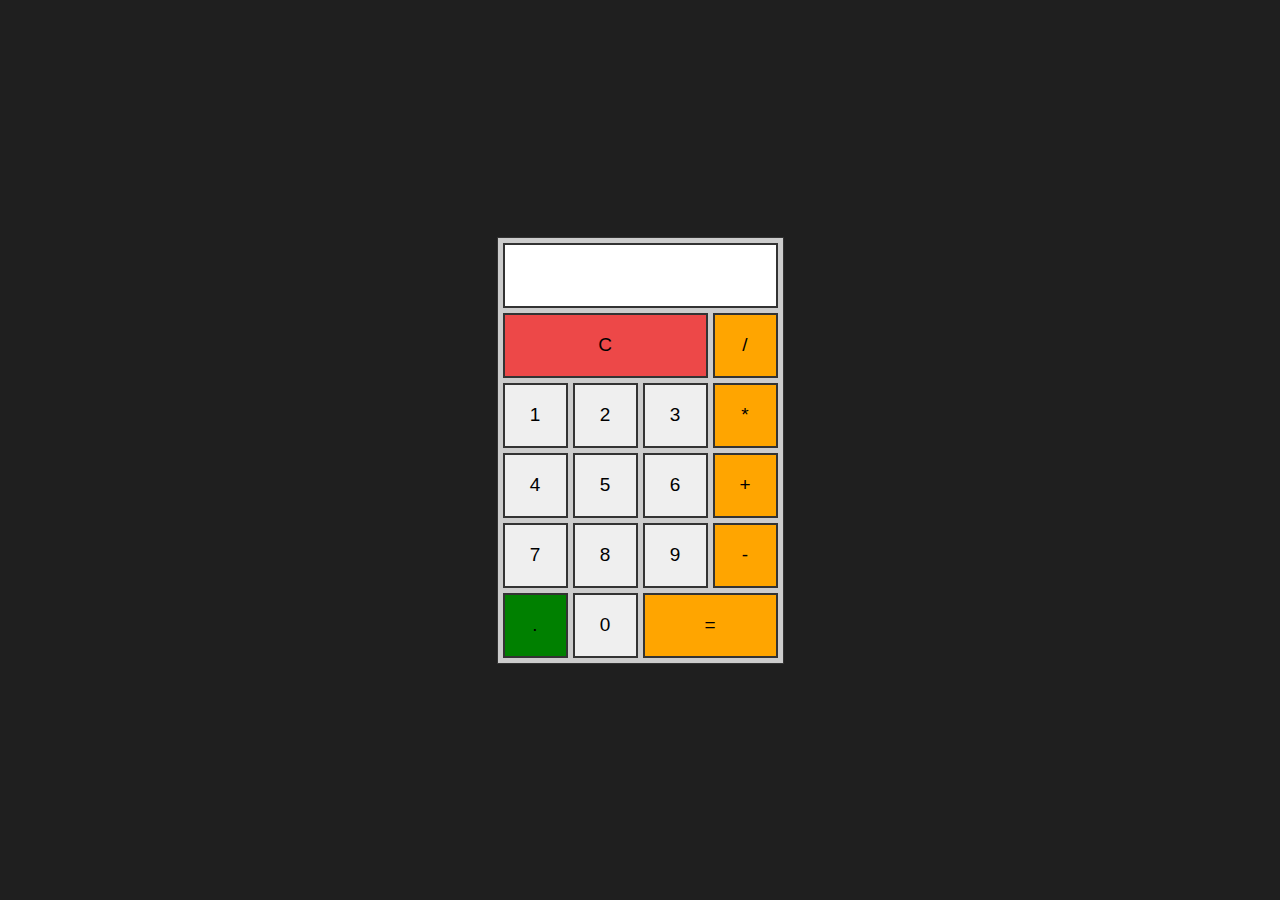
<file: sucoding practice/calculator/index.html>
<!DOCTYPE html>
<html lang="en">
<head>
    <meta charset="UTF-8">
    <meta http-equiv="X-UA-Compatible" content="IE=edge">
    <meta name="viewport" content="width=device-width, initial-scale=1.0">
    <title>Calculator</title>
    <link rel="stylesheet" , href="style.css">
</head>
<body>
    
    <div class="calculator">
        <form name ="forms">
            <input type="text" name="output" readonly>
            <input type="button" class="clear" value ="C" onclick="document.forms.output.value=''">
            <input type="button" class="operator" value ="/" onclick="document.forms.output.value+='/'">
            <input type="button" value ="1" onclick="document.forms.output.value+='1'">
            <input type="button" value ="2" onclick="document.forms.output.value+='2'">
            <input type="button" value ="3" onclick="document.forms.output.value+='3'"> 
            <input type="button" class="operator" value ="*" onclick="document.forms.output.value+='*'">
            <input type="button" value ="4" onclick="document.forms.output.value+='4'">
            <input type="button" value ="5" onclick="document.forms.output.value+='5'">
            <input type="button" value ="6" onclick="document.forms.output.value+='6'">
            <input type="button" class="operator" value ="+" onclick="document.forms.output.value+='+'">
            <input type="button" value ="7" onclick="document.forms.output.value+='7'">
            <input type="button" value ="8" onclick="document.forms.output.value+='8'">
            <input type="button" value ="9" onclick="document.forms.output.value+='9'">
            <input type="button" class="operator" value ="-" onclick="document.forms.output.value+='-'">
            <input type="button" class="dot" value ="." onclick="document.forms.output.value+='.'">
            <input type="button" value ="0" onclick="document.forms.output.value+='0'">
            <input type="button" class="operator result" value ="=" onclick="document.forms.output.value=eval(document.forms.output.value)">
        </form>
    </div>
</body>
</html>
</file>
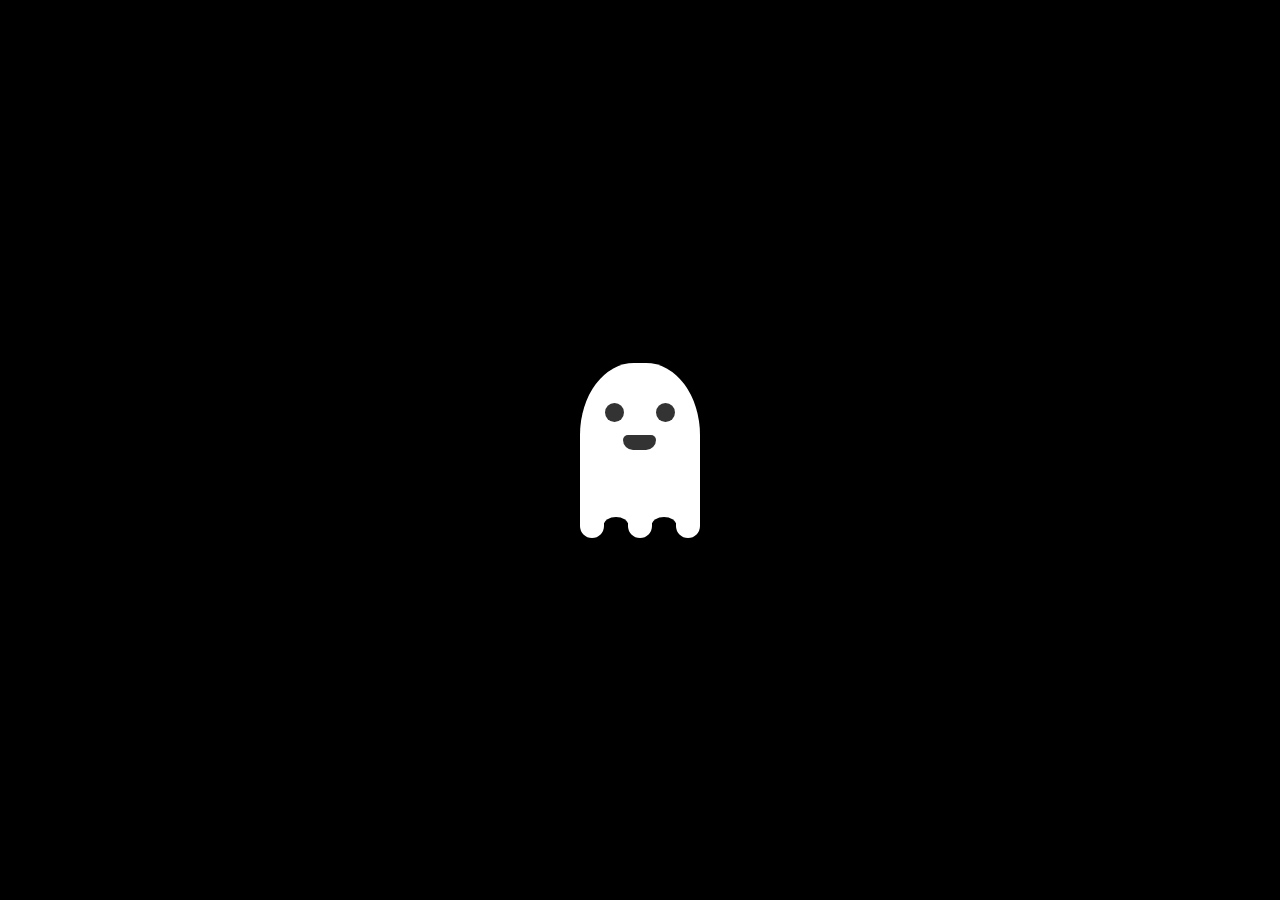
<file: sucoding practice/ghost/index.html>
<!DOCTYPE html>
<html lang="ko">
<head>
    <meta charset="UTF-8">
    <meta http-equiv="X-UA-Compatible" content="IE=edge">
    <meta name="viewport" content="width=device-width, initial-scale=1.0">
    <title>Document</title>
    <link rel="stylesheet" href="style.css"/>
</head>
<body>
    <div class="ghost">
        <div class="body">
            <div class="face">
                <div class="eye"></div>
                <div class="eye"></div>
                <div class="mouse"></div>
            </div>
        </div>
        <div class="bottom">
            <div class="leg"></div>
            <div class="leg"></div>
            <div class="leg"></div>
            <div class="leg"></div>
            <div class="leg"></div>
       </div>
    </div>
    <script>
        document.body.addEventListener("mousemove", function(e){
            console.log(e);
            document.querySelector(".ghost").style.left = e.pageX + 'px';
            document.querySelector(".ghost").style.top = e.pageY + 'px';
        });

    </script>
</body>
</html>
</file>
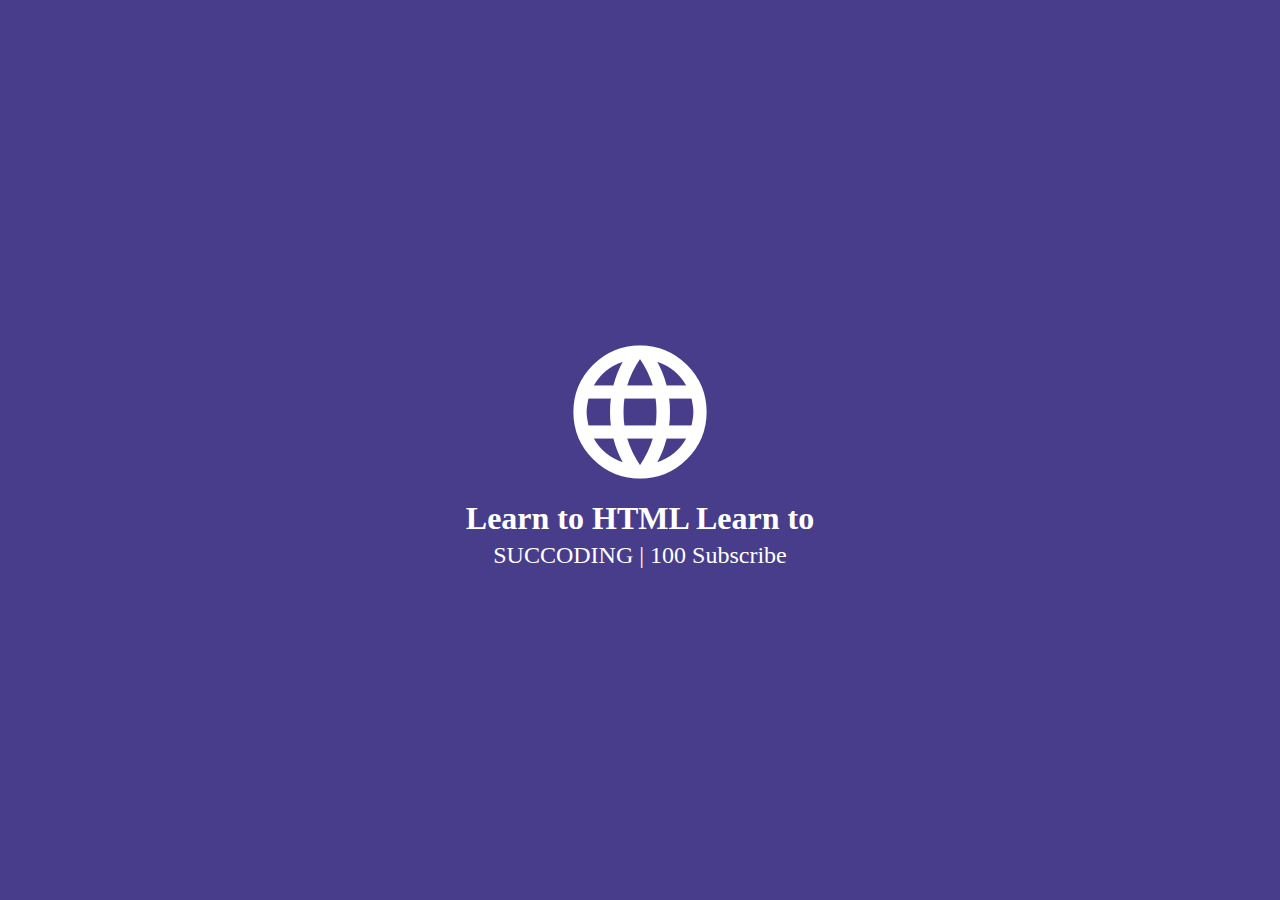
<file: sucoding practice/landing page/index.html>
<!DOCTYPE html>
<html lang="ko">
<head>
    <meta charset="UTF-8">
    <meta http-equiv="X-UA-Compatible" content="IE=edge">
    <meta name="viewport" content="width=device-width, initial-scale=1.0">
    <title>Typing Text</title>
    <link href="https://fonts.googleapis.com/icon?family=Material+Icons"
      rel="stylesheet">
    <link href ="style.css" rel="stylesheet">
</head>
<body>
    <div class="wrap">
        <h1>
            <span class="material-icons">
            language
            </span>
        </h1>    
        <p id="dynamic" class="lg-text">
            Learn to HTML 
        </p>
        <p class="sm-text">SUCCODING | 100 Subscribe </p>
    </div>
    <script src="main.js"></script>
</body>
</html>
</file>
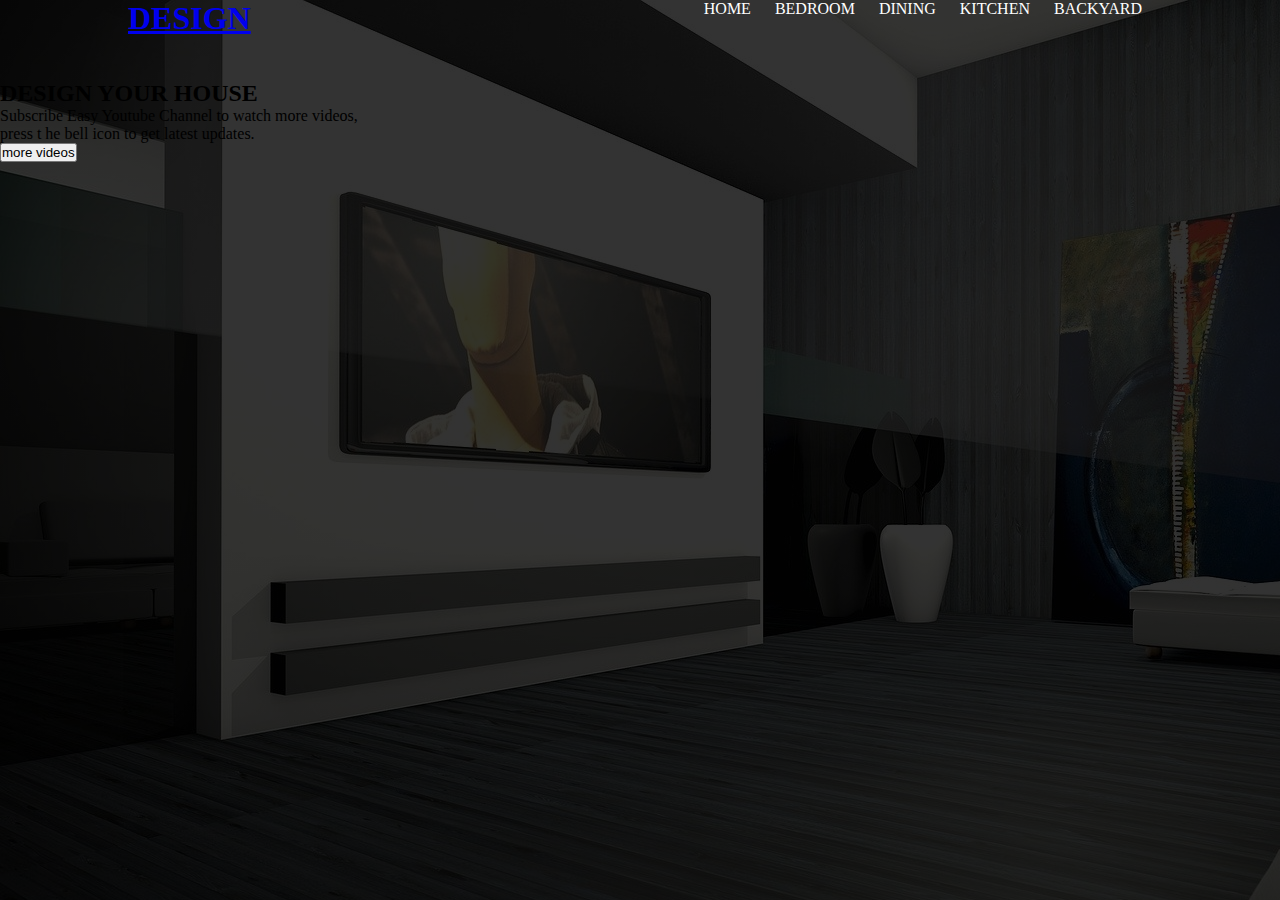
<file: sucoding practice/landing page2/index.html>
<!DOCTYPE html>
<html lang="ko">
<head>
    <meta charset="UTF-8">
    <meta http-e quiv="X-UA-Compatible" content="IE=edge">
    <meta name="viewport"  content="width=device-width, initial-scale=1.0">
    <title>Design House</title>
    <link rel="stylesheet" href="style.css">
</head>
<body>
    <div class="container">
        <div class="header">
            <h1><a href="#">DESIGN</a></h1>
            <div class="nav">
             <ul>
                <li><a href="#">HOME</a></li>
                <li><a href="#">BEDROOM</a></li>
                <li><a href="#">DINING</a></li>
                <li><a href="#">KITCHEN</a></li>
                <li><a href="#">BACKYARD</a></li>   
             </ul> 
            </div>
        </div>
        <div class="hero">
            <h2>DESIGN YOUR HOUSE</h2>
            <p>Subscribe Easy Youtube Channel to watch more videos, <br>press t he bell icon to get latest updates.
            </p>
            <button>more videos</button>
        </div>
    </div>
</body>
</html>
</file>
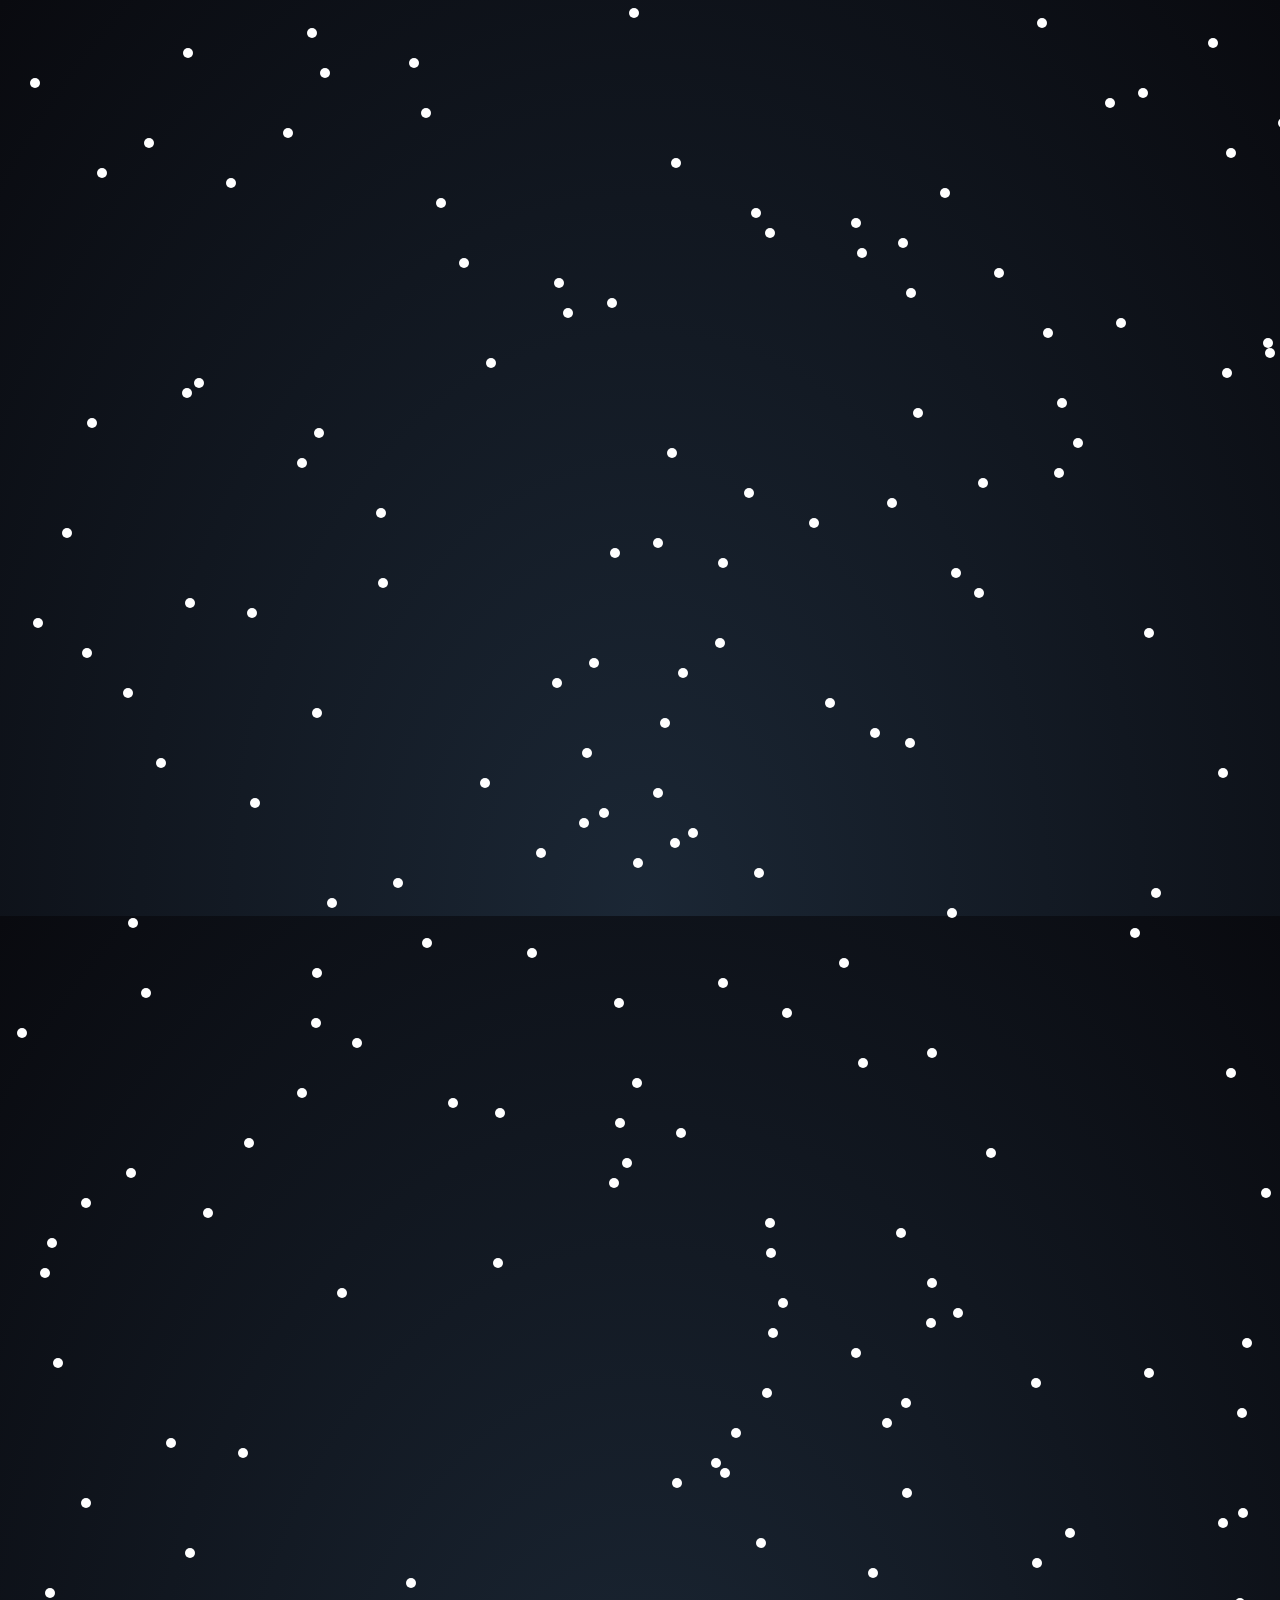
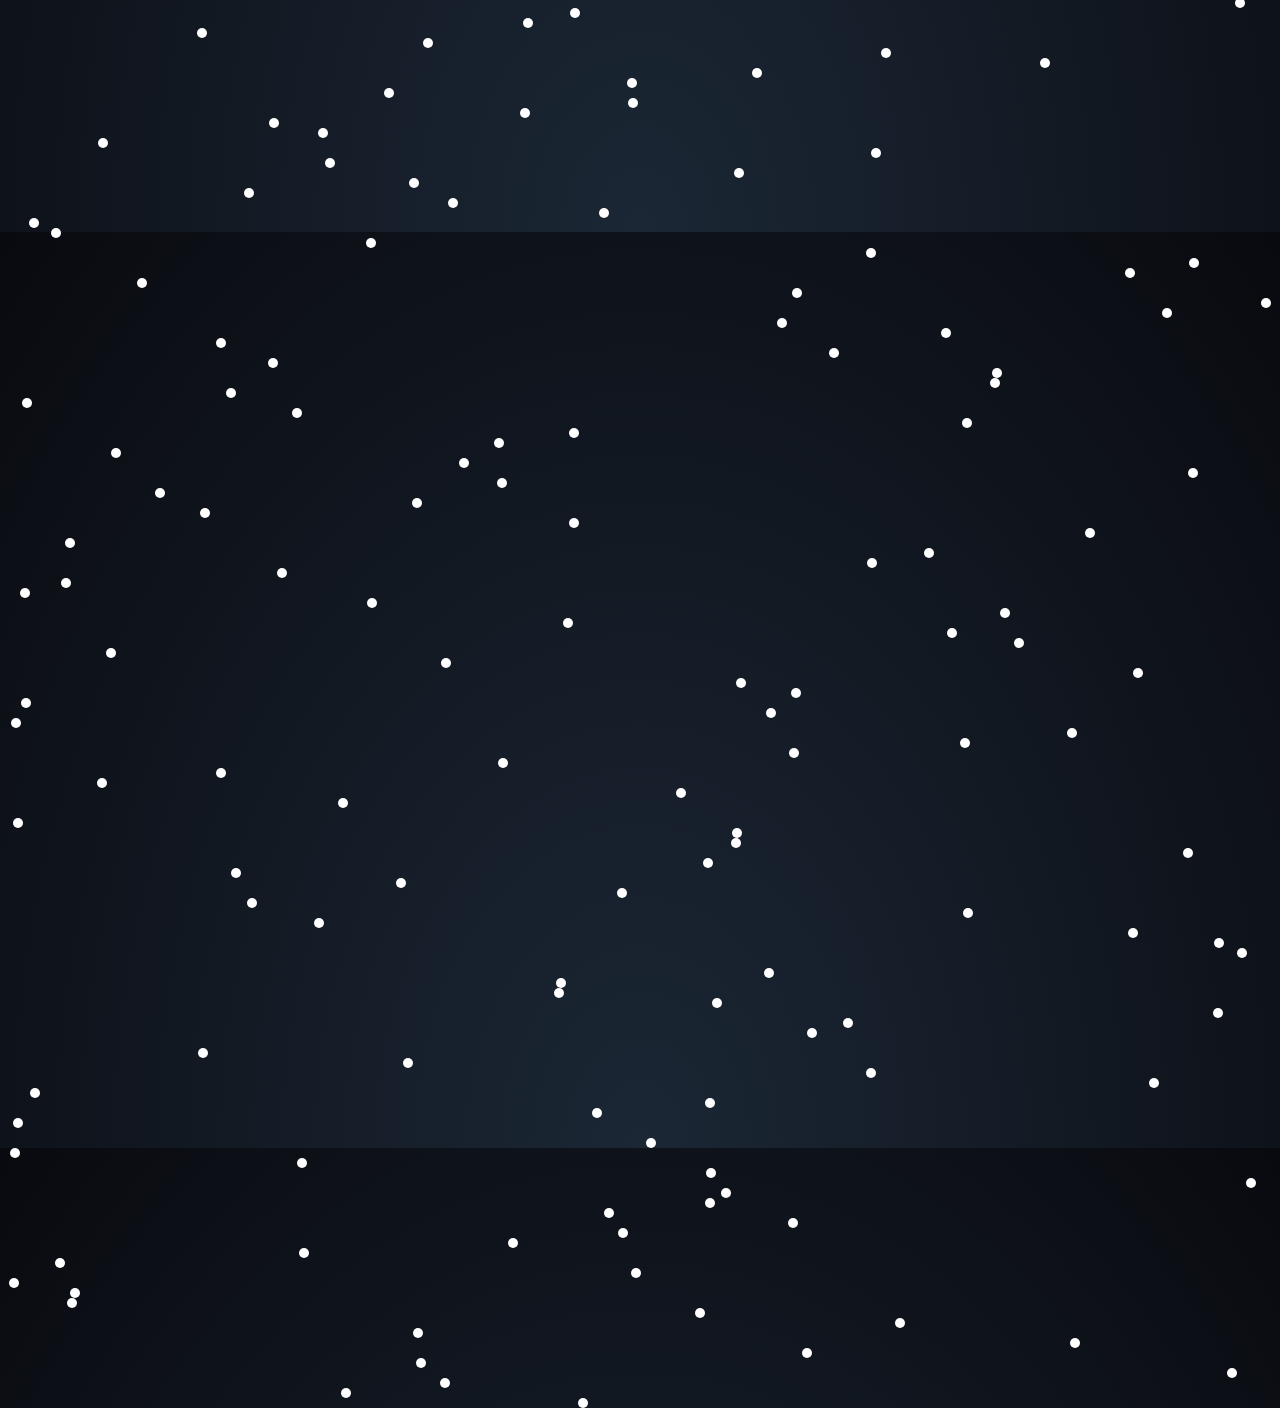
<file: sucoding practice/snow/index.html>
<!DOCTYPE html>
<html lang="ko">
<head>
    <meta charset="UTF-8">
    <meta http-equiv="X-UA-Compatible" content="IE=edge">
    <meta name="viewport" content="width=device-width, initial-scale=1.0">
    <title>Snow</title>
    <link rel = "stylesheet" href = "style.css">
</head>
<body>
    
    <script>
        function createSnow(){
            const el = document.createElement("div");
            el.classList.add('snow');
            el.style.marginLeft = randomPosition() +'px';
            document.body.appendChild(el);
        }
        function randomPosition(){
            return Math.floor(Math.random()*window.innerWidth);
        }
        for(let i=0; i<300; i++){
            createSnow();
        }        
        </script>    
</body>
</html>
</file>
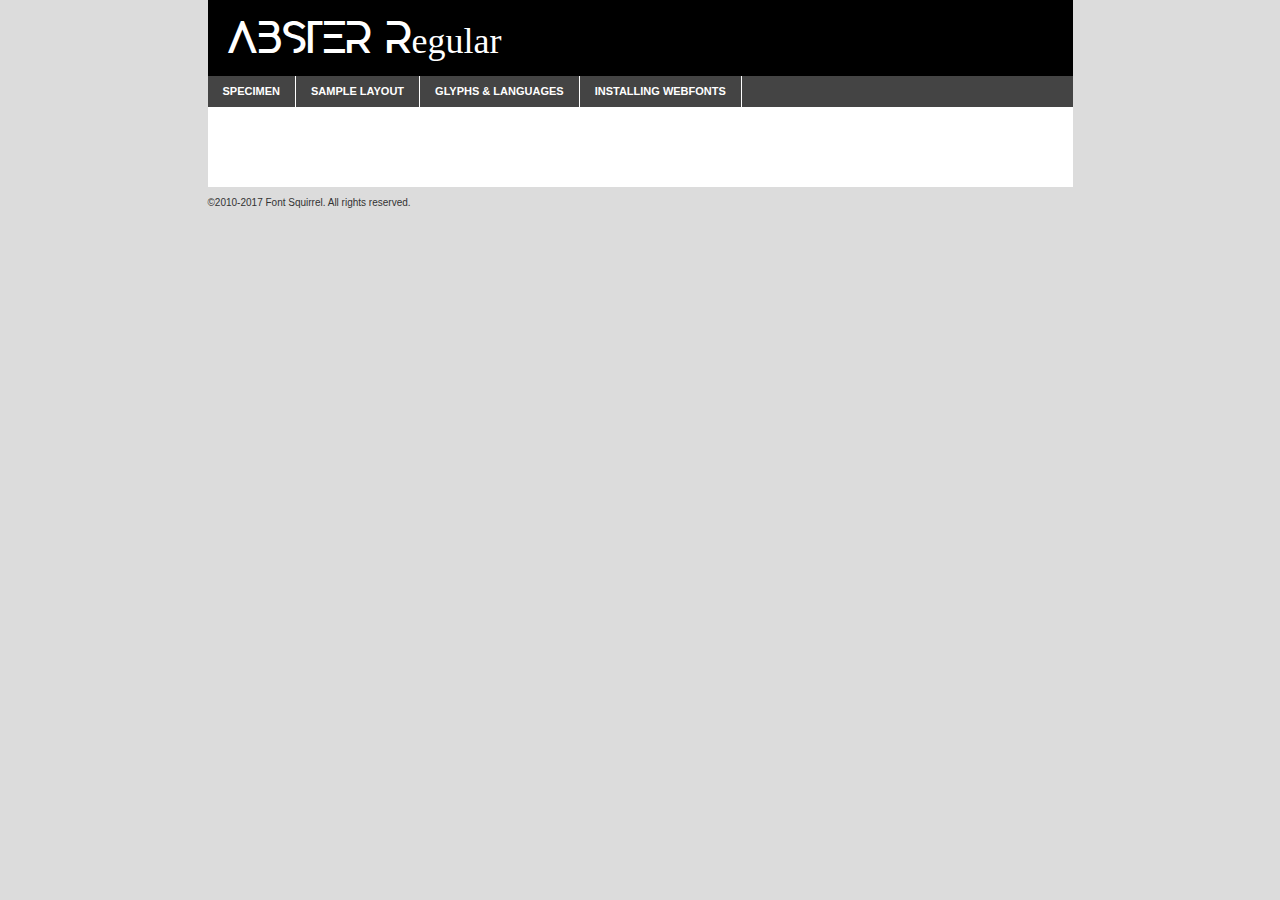
<file: sucoding practice/landing page2/font/abster-demo.html>
<!DOCTYPE html PUBLIC "-//W3C//DTD XHTML 1.0 Transitional//EN"
	"http://www.w3.org/TR/xhtml1/DTD/xhtml1-transitional.dtd">

<html xmlns="http://www.w3.org/1999/xhtml" xml:lang="en" lang="en">
<head>
	<meta http-equiv="Content-Type" content="text/html; charset=utf-8" />
	<script src="http://ajax.googleapis.com/ajax/libs/jquery/1.7.2/jquery.min.js" type="text/javascript" charset="utf-8"></script>
	<script type="text/javascript">
	(function($){$.fn.easyTabs=function(option){var param=jQuery.extend({fadeSpeed:"fast",defaultContent:1,activeClass:'active'},option);$(this).each(function(){var thisId="#"+this.id;if(param.defaultContent==''){param.defaultContent=1;}
	if(typeof param.defaultContent=="number")
	{var defaultTab=$(thisId+" .tabs li:eq("+(param.defaultContent-1)+") a").attr('href').substr(1);}else{var defaultTab=param.defaultContent;}
	$(thisId+" .tabs li a").each(function(){var tabToHide=$(this).attr('href').substr(1);$("#"+tabToHide).addClass('easytabs-tab-content');});hideAll();changeContent(defaultTab);function hideAll(){$(thisId+" .easytabs-tab-content").hide();}
	function changeContent(tabId){hideAll();$(thisId+" .tabs li").removeClass(param.activeClass);$(thisId+" .tabs li a[href=#"+tabId+"]").closest('li').addClass(param.activeClass);if(param.fadeSpeed!="none")
	{$(thisId+" #"+tabId).fadeIn(param.fadeSpeed);}else{$(thisId+" #"+tabId).show();}}
	$(thisId+" .tabs li").click(function(){var tabId=$(this).find('a').attr('href').substr(1);changeContent(tabId);return false;});});}})(jQuery);
	</script>
	<link rel="stylesheet" href="specimen_files/specimen_stylesheet.css" type="text/css" charset="utf-8" />
	<link rel="stylesheet" href="stylesheet.css" type="text/css" charset="utf-8" />

	<style type="text/css">
					body{
				font-family: 'absterregular';
							}
		</style>

	<title>ABSTER Regular Specimen</title>
	
	
	<script type="text/javascript" charset="utf-8">
		$(document).ready(function() {
			$('#container').easyTabs({defaultContent:1});
		});
	</script>
</head>

<body>
<div id="container">
	<div id="header">
		ABSTER Regular	</div>
	<ul class="tabs">
		<li><a href="#specimen">Specimen</a></li>
		<li><a href="#layout">Sample Layout</a></li>
				<li><a href="#glyphs">Glyphs &amp; Languages</a></li>
		<li><a href="#installing">Installing Webfonts</a></li>
		
	</ul>
	
	<div id="main_content">

		
			<div id="specimen">
		
				<div class="section">
					<div class="grid12 firstcol">
						<div class="huge">AaBb</div>
					</div>
				</div>
		
				<div class="section">
					<div class="glyph_range">A&#x200B;B&#x200b;C&#x200b;D&#x200b;E&#x200b;F&#x200b;G&#x200b;H&#x200b;I&#x200b;J&#x200b;K&#x200b;L&#x200b;M&#x200b;N&#x200b;O&#x200b;P&#x200b;Q&#x200b;R&#x200b;S&#x200b;T&#x200b;U&#x200b;V&#x200b;W&#x200b;X&#x200b;Y&#x200b;Z&#x200b;a&#x200b;b&#x200b;c&#x200b;d&#x200b;e&#x200b;f&#x200b;g&#x200b;h&#x200b;i&#x200b;j&#x200b;k&#x200b;l&#x200b;m&#x200b;n&#x200b;o&#x200b;p&#x200b;q&#x200b;r&#x200b;s&#x200b;t&#x200b;u&#x200b;v&#x200b;w&#x200b;x&#x200b;y&#x200b;z&#x200b;1&#x200b;2&#x200b;3&#x200b;4&#x200b;5&#x200b;6&#x200b;7&#x200b;8&#x200b;9&#x200b;0&#x200b;&amp;&#x200b;.&#x200b;,&#x200b;?&#x200b;!&#x200b;&#64;&#x200b;(&#x200b;)&#x200b;#&#x200b;$&#x200b;%&#x200b;*&#x200b;+&#x200b;-&#x200b;=&#x200b;:&#x200b;;</div>
				</div>
				<div class="section">
					<div class="grid12 firstcol">
						<table class="sample_table">
							<tr><td>10</td><td class="size10">abcdefghijklmnopqrstuvwxyzABCDEFGHIJKLMNOPQRSTUVWXYZ0123456789abcdefghijklmnopqrstuvwxyzABCDEFGHIJKLMNOPQRSTUVWXYZ0123456789abcdefghijklmnopqrstuvwxyzABCDEFGHIJKLMNOPQRSTUVWXYZ</td></tr>
							<tr><td>11</td><td class="size11">abcdefghijklmnopqrstuvwxyzABCDEFGHIJKLMNOPQRSTUVWXYZ0123456789abcdefghijklmnopqrstuvwxyzABCDEFGHIJKLMNOPQRSTUVWXYZ0123456789abcdefghijklmnopqrstuvwxyzABCDEFGHIJKLMNOPQRSTUVWXYZ</td></tr>
							<tr><td>12</td><td class="size12">abcdefghijklmnopqrstuvwxyzABCDEFGHIJKLMNOPQRSTUVWXYZ0123456789abcdefghijklmnopqrstuvwxyzABCDEFGHIJKLMNOPQRSTUVWXYZ0123456789abcdefghijklmnopqrstuvwxyzABCDEFGHIJKLMNOPQRSTUVWXYZ</td></tr>
							<tr><td>13</td><td class="size13">abcdefghijklmnopqrstuvwxyzABCDEFGHIJKLMNOPQRSTUVWXYZ0123456789abcdefghijklmnopqrstuvwxyzABCDEFGHIJKLMNOPQRSTUVWXYZ0123456789abcdefghijklmnopqrstuvwxyzABCDEFGHIJKLMNOPQRSTUVWXYZ</td></tr>
							<tr><td>14</td><td class="size14">abcdefghijklmnopqrstuvwxyzABCDEFGHIJKLMNOPQRSTUVWXYZ0123456789abcdefghijklmnopqrstuvwxyzABCDEFGHIJKLMNOPQRSTUVWXYZ0123456789abcdefghijklmnopqrstuvwxyzABCDEFGHIJKLMNOPQRSTUVWXYZ</td></tr>
							<tr><td>16</td><td class="size16">abcdefghijklmnopqrstuvwxyzABCDEFGHIJKLMNOPQRSTUVWXYZ0123456789abcdefghijklmnopqrstuvwxyzABCDEFGHIJKLMNOPQRSTUVWXYZ</td></tr>
							<tr><td>18</td><td class="size18">abcdefghijklmnopqrstuvwxyzABCDEFGHIJKLMNOPQRSTUVWXYZ0123456789abcdefghijklmnopqrstuvwxyzABCDEFGHIJKLMNOPQRSTUVWXYZ</td></tr>
							<tr><td>20</td><td class="size20">abcdefghijklmnopqrstuvwxyzABCDEFGHIJKLMNOPQRSTUVWXYZ0123456789abcdefghijklmnopqrstuvwxyzABCDEFGHIJKLMNOPQRSTUVWXYZ</td></tr>
							<tr><td>24</td><td class="size24">abcdefghijklmnopqrstuvwxyzABCDEFGHIJKLMNOPQRSTUVWXYZ0123456789abcdefghijklmnopqrstuvwxyzABCDEFGHIJKLMNOPQRSTUVWXYZ</td></tr>
							<tr><td>30</td><td class="size30">abcdefghijklmnopqrstuvwxyzABCDEFGHIJKLMNOPQRSTUVWXYZ0123456789abcdefghijklmnopqrstuvwxyzABCDEFGHIJKLMNOPQRSTUVWXYZ</td></tr>
							<tr><td>36</td><td class="size36">abcdefghijklmnopqrstuvwxyzABCDEFGHIJKLMNOPQRSTUVWXYZ0123456789abcdefghijklmnopqrstuvwxyzABCDEFGHIJKLMNOPQRSTUVWXYZ</td></tr>
							<tr><td>48</td><td class="size48">abcdefghijklmnopqrstuvwxyzABCDEFGHIJKLMNOPQRSTUVWXYZ0123456789abcdefghijklmnopqrstuvwxyzABCDEFGHIJKLMNOPQRSTUVWXYZ</td></tr>
							<tr><td>60</td><td class="size60">abcdefghijklmnopqrstuvwxyzABCDEFGHIJKLMNOPQRSTUVWXYZ0123456789abcdefghijklmnopqrstuvwxyzABCDEFGHIJKLMNOPQRSTUVWXYZ</td></tr>
							<tr><td>72</td><td class="size72">abcdefghijklmnopqrstuvwxyzABCDEFGHIJKLMNOPQRSTUVWXYZ0123456789abcdefghijklmnopqrstuvwxyzABCDEFGHIJKLMNOPQRSTUVWXYZ</td></tr>
							<tr><td>90</td><td class="size90">abcdefghijklmnopqrstuvwxyzABCDEFGHIJKLMNOPQRSTUVWXYZ0123456789abcdefghijklmnopqrstuvwxyzABCDEFGHIJKLMNOPQRSTUVWXYZ</td></tr>
						</table>
				
					</div>
			
				</div>
		
		
		
								<div class="section" id="bodycomparison">


										<div id="xheight">
				<div class="fontbody">&#x25FC;&#x25FC;&#x25FC;&#x25FC;&#x25FC;&#x25FC;&#x25FC;&#x25FC;&#x25FC;&#x25FC;&#x25FC;&#x25FC;&#x25FC;&#x25FC;&#x25FC;&#x25FC;&#x25FC;&#x25FC;&#x25FC;&#x25FC;&#x25FC;&#x25FC;&#x25FC;&#x25FC;&#x25FC;&#x25FC;&#x25FC;&#x25FC;&#x25FC;&#x25FC;&#x25FC;&#x25FC;&#x25FC;&#x25FC;&#x25FC;&#x25FC;&#x25FC;&#x25FC;&#x25FC;&#x25FC;&#x25FC;&#x25FC;&#x25FC;&#x25FC;&#x25FC;&#x25FC;&#x25FC;&#x25FC;&#x25FC;&#x25FC;&#x25FC;&#x25FC;&#x25FC;&#x25FC;&#x25FC;&#x25FC;&#x25FC;&#x25FC;&#x25FC;&#x25FC;&#x25FC;&#x25FC;&#x25FC;&#x25FC;&#x25FC;&#x25FC;&#x25FC;&#x25FC;&#x25FC;&#x25FC;&#x25FC;&#x25FC;&#x25FC;&#x25FC;&#x25FC;&#x25FC;&#x25FC;&#x25FC;&#x25FC;&#x25FC;&#x25FC;&#x25FC;&#x25FC;&#x25FC;&#x25FC;&#x25FC;&#x25FC;&#x25FC;&#x25FC;&#x25FC;&#x25FC;&#x25FC;&#x25FC;&#x25FC;&#x25FC;&#x25FC;&#x25FC;&#x25FC;&#x25FC;body</div><div class="arialbody">body</div><div class="verdanabody">body</div><div class="georgiabody">body</div></div>
										<div class="fontbody" style="z-index:1">
											body<span>ABSTER Regular</span>
										</div>
										<div class="arialbody" style="z-index:1">
											body<span>Arial</span>
										</div>
										<div class="verdanabody" style="z-index:1">
											body<span>Verdana</span>
										</div>
										<div class="georgiabody" style="z-index:1">
											body<span>Georgia</span>
										</div>



								</div>
		
		
				<div class="section psample psample_row1" id="">
					
					<div class="grid2 firstcol">
						<p class="size10"><span>10.</span>Aenean lacinia bibendum nulla sed consectetur. Fusce dapibus, tellus ac cursus commodo, tortor mauris condimentum nibh, ut fermentum massa justo sit amet risus. Nullam id dolor id nibh ultricies vehicula ut id elit. Cum sociis natoque penatibus et magnis dis parturient montes, nascetur ridiculus mus. Nulla vitae elit libero, a pharetra augue.</p>
			
					</div>
					<div class="grid3">
						<p class="size11"><span>11.</span>Aenean lacinia bibendum nulla sed consectetur. Fusce dapibus, tellus ac cursus commodo, tortor mauris condimentum nibh, ut fermentum massa justo sit amet risus. Nullam id dolor id nibh ultricies vehicula ut id elit. Cum sociis natoque penatibus et magnis dis parturient montes, nascetur ridiculus mus. Nulla vitae elit libero, a pharetra augue.</p>
			
					</div>
					<div class="grid3">
						<p class="size12"><span>12.</span>Aenean lacinia bibendum nulla sed consectetur. Fusce dapibus, tellus ac cursus commodo, tortor mauris condimentum nibh, ut fermentum massa justo sit amet risus. Nullam id dolor id nibh ultricies vehicula ut id elit. Cum sociis natoque penatibus et magnis dis parturient montes, nascetur ridiculus mus. Nulla vitae elit libero, a pharetra augue.</p>
			
					</div>
					<div class="grid4">
						<p class="size13"><span>13.</span>Aenean lacinia bibendum nulla sed consectetur. Fusce dapibus, tellus ac cursus commodo, tortor mauris condimentum nibh, ut fermentum massa justo sit amet risus. Nullam id dolor id nibh ultricies vehicula ut id elit. Cum sociis natoque penatibus et magnis dis parturient montes, nascetur ridiculus mus. Nulla vitae elit libero, a pharetra augue.</p>
			
					</div>
					<div class="white_blend"></div>
					
				</div>
				<div class="section psample psample_row2" id="">
					<div class="grid3 firstcol">
						<p class="size14"><span>14.</span>Aenean lacinia bibendum nulla sed consectetur. Fusce dapibus, tellus ac cursus commodo, tortor mauris condimentum nibh, ut fermentum massa justo sit amet risus. Nullam id dolor id nibh ultricies vehicula ut id elit. Cum sociis natoque penatibus et magnis dis parturient montes, nascetur ridiculus mus. Nulla vitae elit libero, a pharetra augue.</p>
			
					</div>
					<div class="grid4">
						<p class="size16"><span>16.</span>Aenean lacinia bibendum nulla sed consectetur. Fusce dapibus, tellus ac cursus commodo, tortor mauris condimentum nibh, ut fermentum massa justo sit amet risus. Nullam id dolor id nibh ultricies vehicula ut id elit. Cum sociis natoque penatibus et magnis dis parturient montes, nascetur ridiculus mus. Nulla vitae elit libero, a pharetra augue.</p>
			
					</div>
					<div class="grid5">
						<p class="size18"><span>18.</span>Aenean lacinia bibendum nulla sed consectetur. Fusce dapibus, tellus ac cursus commodo, tortor mauris condimentum nibh, ut fermentum massa justo sit amet risus. Nullam id dolor id nibh ultricies vehicula ut id elit. Cum sociis natoque penatibus et magnis dis parturient montes, nascetur ridiculus mus. Nulla vitae elit libero, a pharetra augue.</p>
			
					</div>

					<div class="white_blend"></div>

				</div>
				
				<div class="section psample psample_row3" id="">
					<div class="grid5 firstcol">
						<p class="size20"><span>20.</span>Aenean lacinia bibendum nulla sed consectetur. Fusce dapibus, tellus ac cursus commodo, tortor mauris condimentum nibh, ut fermentum massa justo sit amet risus. Nullam id dolor id nibh ultricies vehicula ut id elit. Cum sociis natoque penatibus et magnis dis parturient montes, nascetur ridiculus mus. Nulla vitae elit libero, a pharetra augue.</p>
					</div>
					<div class="grid7">
						<p class="size24"><span>24.</span>Aenean lacinia bibendum nulla sed consectetur. Fusce dapibus, tellus ac cursus commodo, tortor mauris condimentum nibh, ut fermentum massa justo sit amet risus. Nullam id dolor id nibh ultricies vehicula ut id elit. Cum sociis natoque penatibus et magnis dis parturient montes, nascetur ridiculus mus. Nulla vitae elit libero, a pharetra augue.</p>
					</div>
					
					<div class="white_blend"></div>
					
				</div>
				
				<div class="section psample psample_row4" id="">
					<div class="grid12 firstcol">
						<p class="size30"><span>30.</span>Aenean lacinia bibendum nulla sed consectetur. Fusce dapibus, tellus ac cursus commodo, tortor mauris condimentum nibh, ut fermentum massa justo sit amet risus. Nullam id dolor id nibh ultricies vehicula ut id elit. Cum sociis natoque penatibus et magnis dis parturient montes, nascetur ridiculus mus. Nulla vitae elit libero, a pharetra augue.</p>
					</div>
					<div class="white_blend"></div>
					
				</div>
				
				
				
				<div class="section psample psample_row1 fullreverse">
					<div class="grid2 firstcol">
						<p class="size10"><span>10.</span>Aenean lacinia bibendum nulla sed consectetur. Fusce dapibus, tellus ac cursus commodo, tortor mauris condimentum nibh, ut fermentum massa justo sit amet risus. Nullam id dolor id nibh ultricies vehicula ut id elit. Cum sociis natoque penatibus et magnis dis parturient montes, nascetur ridiculus mus. Nulla vitae elit libero, a pharetra augue.</p>
			
					</div>
					<div class="grid3">
						<p class="size11"><span>11.</span>Aenean lacinia bibendum nulla sed consectetur. Fusce dapibus, tellus ac cursus commodo, tortor mauris condimentum nibh, ut fermentum massa justo sit amet risus. Nullam id dolor id nibh ultricies vehicula ut id elit. Cum sociis natoque penatibus et magnis dis parturient montes, nascetur ridiculus mus. Nulla vitae elit libero, a pharetra augue.</p>
			
					</div>
					<div class="grid3">
						<p class="size12"><span>12.</span>Aenean lacinia bibendum nulla sed consectetur. Fusce dapibus, tellus ac cursus commodo, tortor mauris condimentum nibh, ut fermentum massa justo sit amet risus. Nullam id dolor id nibh ultricies vehicula ut id elit. Cum sociis natoque penatibus et magnis dis parturient montes, nascetur ridiculus mus. Nulla vitae elit libero, a pharetra augue.</p>
			
					</div>
					<div class="grid4">
						<p class="size13"><span>13.</span>Aenean lacinia bibendum nulla sed consectetur. Fusce dapibus, tellus ac cursus commodo, tortor mauris condimentum nibh, ut fermentum massa justo sit amet risus. Nullam id dolor id nibh ultricies vehicula ut id elit. Cum sociis natoque penatibus et magnis dis parturient montes, nascetur ridiculus mus. Nulla vitae elit libero, a pharetra augue.</p>
			
					</div>
					<div class="black_blend"></div>
					
				</div>
				
				<div class="section psample psample_row2 fullreverse">
					<div class="grid3 firstcol">
						<p class="size14"><span>14.</span>Aenean lacinia bibendum nulla sed consectetur. Fusce dapibus, tellus ac cursus commodo, tortor mauris condimentum nibh, ut fermentum massa justo sit amet risus. Nullam id dolor id nibh ultricies vehicula ut id elit. Cum sociis natoque penatibus et magnis dis parturient montes, nascetur ridiculus mus. Nulla vitae elit libero, a pharetra augue.</p>
			
					</div>
					<div class="grid4">
						<p class="size16"><span>16.</span>Aenean lacinia bibendum nulla sed consectetur. Fusce dapibus, tellus ac cursus commodo, tortor mauris condimentum nibh, ut fermentum massa justo sit amet risus. Nullam id dolor id nibh ultricies vehicula ut id elit. Cum sociis natoque penatibus et magnis dis parturient montes, nascetur ridiculus mus. Nulla vitae elit libero, a pharetra augue.</p>
			
					</div>
					<div class="grid5">
						<p class="size18"><span>18.</span>Aenean lacinia bibendum nulla sed consectetur. Fusce dapibus, tellus ac cursus commodo, tortor mauris condimentum nibh, ut fermentum massa justo sit amet risus. Nullam id dolor id nibh ultricies vehicula ut id elit. Cum sociis natoque penatibus et magnis dis parturient montes, nascetur ridiculus mus. Nulla vitae elit libero, a pharetra augue.</p>
			
					</div>
					<div class="black_blend"></div>

				</div>
				
				<div class="section psample fullreverse psample_row3" id="">
					<div class="grid5 firstcol">
						<p class="size20"><span>20.</span>Aenean lacinia bibendum nulla sed consectetur. Fusce dapibus, tellus ac cursus commodo, tortor mauris condimentum nibh, ut fermentum massa justo sit amet risus. Nullam id dolor id nibh ultricies vehicula ut id elit. Cum sociis natoque penatibus et magnis dis parturient montes, nascetur ridiculus mus. Nulla vitae elit libero, a pharetra augue.</p>
					</div>
					<div class="grid7">
						<p class="size24"><span>24.</span>Aenean lacinia bibendum nulla sed consectetur. Fusce dapibus, tellus ac cursus commodo, tortor mauris condimentum nibh, ut fermentum massa justo sit amet risus. Nullam id dolor id nibh ultricies vehicula ut id elit. Cum sociis natoque penatibus et magnis dis parturient montes, nascetur ridiculus mus. Nulla vitae elit libero, a pharetra augue.</p>
					</div>
					
					<div class="black_blend"></div>
					
				</div>
				
				<div class="section psample fullreverse psample_row4" id="" style="border-bottom: 20px #000 solid;">
					<div class="grid12 firstcol">
						<p class="size30"><span>30.</span>Aenean lacinia bibendum nulla sed consectetur. Fusce dapibus, tellus ac cursus commodo, tortor mauris condimentum nibh, ut fermentum massa justo sit amet risus. Nullam id dolor id nibh ultricies vehicula ut id elit. Cum sociis natoque penatibus et magnis dis parturient montes, nascetur ridiculus mus. Nulla vitae elit libero, a pharetra augue.</p>
					</div>
					<div class="black_blend"></div>
					
				</div>
				
				
				
				
			</div>
			
			<div id="layout">
				
				<div class="section">
					
					<div class="grid12 firstcol">
						<h1>Lorem Ipsum Dolor</h1>
						<h2>Etiam porta sem malesuada magna mollis euismod</h2>
						
						<p class="byline">By <a href="#link">Aenean Lacinia</a></p>
					</div>
				</div>
				<div class="section">
					<div class="grid8 firstcol">
						<p class="large">Donec sed odio dui. Morbi leo risus, porta ac consectetur ac, vestibulum at eros. Fusce dapibus, tellus ac cursus commodo, tortor mauris condimentum nibh, ut fermentum massa justo sit amet risus. </p>

						
						<h3>Pellentesque ornare sem</h3>

						<p>Maecenas sed diam eget risus varius blandit sit amet non magna. Maecenas faucibus mollis interdum. Donec ullamcorper nulla non metus auctor fringilla. Nullam id dolor id nibh ultricies vehicula ut id elit. Nullam id dolor id nibh ultricies vehicula ut id elit. </p>

						<p>Aenean eu leo quam. Pellentesque ornare sem lacinia quam venenatis vestibulum. Lorem ipsum dolor sit amet, consectetur adipiscing elit. Cum sociis natoque penatibus et magnis dis parturient montes, nascetur ridiculus mus. </p>

						<p>Nulla vitae elit libero, a pharetra augue. Praesent commodo cursus magna, vel scelerisque nisl consectetur et. Aenean lacinia bibendum nulla sed consectetur. </p>

						<p>Nullam quis risus eget urna mollis ornare vel eu leo. Nullam quis risus eget urna mollis ornare vel eu leo. Maecenas sed diam eget risus varius blandit sit amet non magna. Donec ullamcorper nulla non metus auctor fringilla. </p>

						<h3>Cras mattis consectetur</h3>

						<p>Aenean eu leo quam. Pellentesque ornare sem lacinia quam venenatis vestibulum. Aenean lacinia bibendum nulla sed consectetur. Integer posuere erat a ante venenatis dapibus posuere velit aliquet. Cras mattis consectetur purus sit amet fermentum. </p>

						<p>Nullam id dolor id nibh ultricies vehicula ut id elit. Nullam quis risus eget urna mollis ornare vel eu leo. Cras mattis consectetur purus sit amet fermentum.</p>
					</div>
					
					<div class="grid4 sidebar">
						
						<div class="box reverse">
							<p class="last">Nullam quis risus eget urna mollis ornare vel eu leo. Donec ullamcorper nulla non metus auctor fringilla. Cras mattis consectetur purus sit amet fermentum. Sed posuere consectetur est at lobortis. Lorem ipsum dolor sit amet, consectetur adipiscing elit. </p>
						</div>
						
						<p class="caption">Maecenas sed diam eget risus varius.</p>

						<p>Vestibulum id ligula porta felis euismod semper. Integer posuere erat a ante venenatis dapibus posuere velit aliquet. Vestibulum id ligula porta felis euismod semper. Sed posuere consectetur est at lobortis. Maecenas sed diam eget risus varius blandit sit amet non magna. Fusce dapibus, tellus ac cursus commodo, tortor mauris condimentum nibh, ut fermentum massa justo sit amet risus. </p>

					

						<p>Duis mollis, est non commodo luctus, nisi erat porttitor ligula, eget lacinia odio sem nec elit. Aenean lacinia bibendum nulla sed consectetur. Vivamus sagittis lacus vel augue laoreet rutrum faucibus dolor auctor. Aenean lacinia bibendum nulla sed consectetur. Nullam quis risus eget urna mollis ornare vel eu leo. </p>

						<p>Praesent commodo cursus magna, vel scelerisque nisl consectetur et. Donec ullamcorper nulla non metus auctor fringilla. Maecenas faucibus mollis interdum. Fusce dapibus, tellus ac cursus commodo, tortor mauris condimentum nibh, ut fermentum massa justo sit amet risus. </p>

					</div>
				</div>
				
			</div>


			



		<div id="glyphs">
			<div class="section">
				<div class="grid12 firstcol">
			
				<h1>Language Support</h1>
				<p>The subset of ABSTER Regular in this kit supports the following languages:<br />
			
									</p>
				<h1>Glyph Chart</h1>
				<p>The subset of ABSTER Regular in this kit includes all the glyphs listed below. Unicode entities are included above each glyph to help you insert individual characters into your layout.</p>
				<div id="glyph_chart">
			
																														 <div><p>&amp;#13;</p>&#13;</div>
																				 <div><p>&amp;#32;</p>&#32;</div>
																				 <div><p>&amp;#65;</p>&#65;</div>
																				 <div><p>&amp;#66;</p>&#66;</div>
																				 <div><p>&amp;#67;</p>&#67;</div>
																				 <div><p>&amp;#68;</p>&#68;</div>
																				 <div><p>&amp;#69;</p>&#69;</div>
																				 <div><p>&amp;#70;</p>&#70;</div>
																				 <div><p>&amp;#71;</p>&#71;</div>
																				 <div><p>&amp;#72;</p>&#72;</div>
																				 <div><p>&amp;#73;</p>&#73;</div>
																				 <div><p>&amp;#74;</p>&#74;</div>
																				 <div><p>&amp;#75;</p>&#75;</div>
																				 <div><p>&amp;#76;</p>&#76;</div>
																				 <div><p>&amp;#77;</p>&#77;</div>
																				 <div><p>&amp;#78;</p>&#78;</div>
																				 <div><p>&amp;#79;</p>&#79;</div>
																				 <div><p>&amp;#80;</p>&#80;</div>
																				 <div><p>&amp;#81;</p>&#81;</div>
																				 <div><p>&amp;#82;</p>&#82;</div>
																				 <div><p>&amp;#83;</p>&#83;</div>
																				 <div><p>&amp;#84;</p>&#84;</div>
																				 <div><p>&amp;#85;</p>&#85;</div>
																				 <div><p>&amp;#86;</p>&#86;</div>
																				 <div><p>&amp;#87;</p>&#87;</div>
																				 <div><p>&amp;#88;</p>&#88;</div>
																				 <div><p>&amp;#89;</p>&#89;</div>
																				 <div><p>&amp;#90;</p>&#90;</div>
																				 <div><p>&amp;#160;</p>&#160;</div>
																				 <div><p>&amp;#8192;</p>&#8192;</div>
																				 <div><p>&amp;#8193;</p>&#8193;</div>
																				 <div><p>&amp;#8194;</p>&#8194;</div>
																				 <div><p>&amp;#8195;</p>&#8195;</div>
																				 <div><p>&amp;#8196;</p>&#8196;</div>
																				 <div><p>&amp;#8197;</p>&#8197;</div>
																				 <div><p>&amp;#8198;</p>&#8198;</div>
																				 <div><p>&amp;#8199;</p>&#8199;</div>
																				 <div><p>&amp;#8200;</p>&#8200;</div>
																				 <div><p>&amp;#8201;</p>&#8201;</div>
																				 <div><p>&amp;#8202;</p>&#8202;</div>
																				 <div><p>&amp;#8239;</p>&#8239;</div>
																				 <div><p>&amp;#8287;</p>&#8287;</div>
																				 <div><p>&amp;#9724;</p>&#9724;</div>
																																						</div>	
				</div>
		
		
			</div>
		</div>
		
		
		<div id="specs">
			
		</div>
	
		<div id="installing">
			<div class="section">
				<div class="grid7 firstcol">
					<h1>Installing Webfonts</h1>
					
					<p>Webfonts are supported by all major browser platforms but not all in the same way. There are currently four different font formats that must be included in order to target all browsers. This includes TTF, WOFF, EOT and SVG.</p>
					
					<h2>1. Upload your webfonts</h2>
					<p>You must upload your webfont kit to your website. They should be in or near the same directory as your CSS files.</p>
					
					<h2>2. Include the webfont stylesheet</h2>
					<p>A special CSS @font-face declaration helps the various browsers select the appropriate font it needs without causing you a bunch of headaches. Learn more about this syntax by reading the <a href="https://www.fontspring.com/blog/further-hardening-of-the-bulletproof-syntax">Fontspring blog post</a> about it. The code for it is as follows:</p>


<code>
@font-face{ 
	font-family: 'MyWebFont';
	src: url('WebFont.eot');
	src: url('WebFont.eot?#iefix') format('embedded-opentype'),
	     url('WebFont.woff') format('woff'),
	     url('WebFont.ttf') format('truetype'),
	     url('WebFont.svg#webfont') format('svg');
}
</code>

	<p>We've already gone ahead and generated the code for you. All you have to do is link to the stylesheet in your HTML, like this:</p>
	<code>&lt;link rel=&quot;stylesheet&quot; href=&quot;stylesheet.css&quot; type=&quot;text/css&quot; charset=&quot;utf-8&quot; /&gt;</code>

					<h2>3. Modify your own stylesheet</h2>
					<p>To take advantage of your new fonts, you must tell your stylesheet to use them. Look at the original @font-face declaration above and find the property called "font-family." The name linked there will be what you use to reference the font. Prepend that webfont name to the font stack in the "font-family" property, inside the selector you want to change. For example:</p>
<code>p { font-family: 'WebFont', Arial, sans-serif; }</code>

<h2>4. Test</h2>
<p>Getting webfonts to work cross-browser <em>can</em> be tricky. Use the information in the sidebar to help you if you find that fonts aren't loading in a particular browser.</p>
				</div>
				
				<div class="grid5 sidebar">
					<div class="box">
						<h2>Troubleshooting<br />Font-Face Problems</h2>
						<p>Having trouble getting your webfonts to load in your new website? Here are some tips to sort out what might be the problem.</p>

						<h3>Fonts not showing in any browser</h3>

						<p>This sounds like you need to work on the plumbing. You either did not upload the fonts to the correct directory, or you did not link the fonts properly in the CSS. If you've confirmed that all this is correct and you still have a problem, take a look at your .htaccess file and see if requests are getting intercepted.</p>

						<h3>Fonts not loading in iPhone or iPad</h3>

						<p>The most common problem here is that you are serving the fonts from an IIS server. IIS refuses to serve files that have unknown MIME types. If that is the case, you must set the MIME type for SVG to "image/svg+xml" in the server settings. Follow these instructions from Microsoft if you need help.</p>

						<h3>Fonts not loading in Firefox</h3>

						<p>The primary reason for this failure? You are still using a version Firefox older than 3.5. So upgrade already! If that isn't it, then you are very likely serving fonts from a different domain. Firefox requires that all font assets be served from the same domain. Lastly it is possible that you need to add WOFF to your list of MIME types (if you are serving via IIS.)</p>

						<h3>Fonts not loading in IE</h3>

						<p>Are you looking at Internet Explorer on an actual Windows machine or are you cheating by using a service like Adobe BrowserLab? Many of these screenshot services do not render @font-face for IE. Best to test it on a real machine.</p>

						<h3>Fonts not loading in IE9</h3>

						<p>IE9, like Firefox, requires that fonts be served from the same domain as the website. Make sure that is the case.</p>
					</div>
				</div>
			</div>
			
		</div>
	
	</div>
	<div id="footer">
		<p>&copy;2010-2017 Font Squirrel. All rights reserved.</p>
	</div>
</div>
</body>
</html>
</file>
<file: sucoding practice/calculator/style.css>
*{
  margin:0;
  padding: 0;
  box-sizing:border-box;  
}

body {
    background-color: #1f1f1f;
    display: flex;
    justify-content: center;
    align-items: center;
    height:100vh;
}

.calculator{
    width:287px;
    border:1px solid #333;
    background-color: #ccc;
    padding:5px;

}

.calculator form{
    display: grid;
    grid-template-columns: repeat(4, 65px);
    grid-auto-rows: 65px;
    grid-gap: 5px;
}

.calculator form input{
    border: 2px solid #333;
    cursor: pointer;
    font-size: 19px;
}

/* 음영추가 */
.calculator form input:hover{
    box-shadow: 1px 1px 2px #333;
}

.calculator form .clear{
    background-color: #ed4848;
}

.calculator form .operator{
    background-color: orange;
}

.calculator form .dot{
    background-color: green ;
}

.calculator form input[type='text']{
    grid-column: span 4;
    text-align: right;
    padding:0 10px;
}

.calculator form .clear{
    grid-column: span 3;
}

.calculator form .result{
    grid-column: span 2;
}
</file>
<file: sucoding practice/ghost/style.css>
*{
    margin:0;
    padding:0;
    box-sizing:border-box;
}

body{
    width:100%;
    min-height: 100vh;
    display:flex;
    justify-content:center;
    align-items: center;
    background-color: #000;
}

.ghost{
    animation: moveUpDown 3s infinite;
    position:absolute;
}

@keyframes moveUpDown{
    0%{
        margin-top: 0px;
    }
    50% {
        margin-top: -50px;
    }
    100%{
        margin-top:0px;
    }
}

.ghost .body{
    width:120px;
    height:160px;
    background-color: #fff;
    border-top-left-radius:45%;
    border-top-right-radius:45%;
    position: relative;
}

.ghost .body .face{
    display: flex;
    justify-content: space-between;
    flex-wrap: wrap;
    width: 70px;
    position: absolute;
    top:40px;
    left:50%;
    transform:translateX(-50%);
}

.ghost .body .face .eye{
    width:19px;
    height:19px;
    border-radius: 50%;
    background-color: #333;
}

.ghost .body .face .mouse{
    width: 33px;
    height: 15px;
    background-color: #333;
    border-top-left-radius:5px;
    border-top-right-radius:5px;
    border-bottom-left-radius:10px;
    border-bottom-right-radius:10px;
    margin-left:18px;
    margin-top:13px;

}

.ghost .bottom{
    display:flex;
 }

 .ghost .bottom .leg{
    background-color: #fff;
    width: 24px;
    height: 15px;
    border-bottom-left-radius: 30px;
    border-bottom-right-radius: 30px;
 }

 .ghost .bottom .leg:nth-child(2n){
    position: relative;
    top: -6px;
    background-color: #000;
    border-radius:50%;
 }
</file>
<file: sucoding practice/landing page/style.css>
*{
    margin:0;
    padding:0;
    box-sizing: border-box; 
} 

body {
   background-color: darkslateblue;
}

.wrap{
    position: absolute;
    top:50%;
    left:50%;
    transform: translate(-50%, -50%);
    color:white;
    text-align: center;
}

.material-icons{
    font-size:10rem;
}

.lg-text{
    font-size:2rem;
    font-weight:bold;
    margin-bottom:5px;
}

.sm-text{
    font-size:1.5rem;
}

#dynamic{
    position:relative;
    display: inline-block;
}
/*after가 가상요소 */
#dynamic::after{  
    content:"";
    display:block;
    position:absolute;
    top:0;
    right:-10px;
    width:4px;
    height:100%;
    background-color: white;
}

#dynamic.active::after{
    display: none;
}
</file>
<file: sucoding practice/landing page2/style.css>
@font-face{
    font-family: abster;
    src:url(font/abster-webfont.woff) format('woff');
  }
  
  *{
    margin: 0;
    padding: 0;
    box-sizing: border-box;
  }

  .container{
    width: 100%;
    height: 100vh;
    background: linear-gradient(rgba(0,0,0,0.8),rgba(0,0,0,0.8) ),url(images/room.jpg);
}

.container .header{
    width: 80%;
    height: 80px;
    margin:0 auto;
    display: flex;
    justify-content: space-between;
    
}

.conatiner .header h1 a{
    text-decoration: none;
    color:white;
    font-family: abster;
}

.container .nav ul li{
    display: inline-block;
    margin:0 10px;
}

.container .nav ul li a{
    text-decoration: none;
    color:white;
}

.container .nav ul li a:hover{
    color: #1fdfdf;
}

.conatiner .hero{
    position: absolute;
    left:50%;
    top:50%;
    transform: translate(-50%, -50%);
    color:white;
    text-align: center;
    font-family: Verdana, Geneva, Tahoma, sans-serif
}
</file>
<file: sucoding practice/snow/style.css>
body{
    height: 100vh;
    background: radial-gradient(ellipse at bottom, #1b2735 0%, #090a0f 100%);
    overflow : hidden;
}

.snow{
  width:10px;
  height:10px;
  background: #fff;
  border-radius: 50%;
  animation: snow 10s linear infinite;
}

@keyframes snow{
    0%{
        opactiy:0;
        trnasform: translateY(0);
    }
    20%{
        opacity: 1;
        transform: translate(-15px, 20vh);
    }
    40%{
        opacity:1;
        transform: translate(15px, 40vh);
    }
    60%{
        opactiy:1;
        transform: translate(-15px, 60vh);        
    }
    80%{
        opactiy:1;
        transform: translate(0px, 80vh);
    }
    100%{
        opacity:1;
        transform: translateY(100vh);
    }
}
</file>
<file: sucoding practice/landing page2/font/stylesheet.css>
/*! Generated by Font Squirrel (https://www.fontsquirrel.com) on November 20, 2020 */



@font-face {
    font-family: 'absterregular';
    src: url('abster-webfont.woff2') format('woff2'),
         url('abster-webfont.woff') format('woff');
    font-weight: normal;
    font-style: normal;

}
</file>
<file: sucoding practice/landing page2/font/specimen_files/specimen_stylesheet.css>
@import url('grid_12-825-55-15.css');

/*  
	CSS Reset by Eric Meyer - Released under Public Domain
    http://meyerweb.com/eric/tools/css/reset/
*/
html, body, div, span, applet, object, iframe,
h1, h2, h3, h4, h5, h6, p, blockquote, pre,
a, abbr, acronym, address, big, cite, code,
del, dfn, em, font, img, ins, kbd, q, s, samp,
small, strike, strong, sub, sup, tt, var,
b, u, i, center, dl, dt, dd, ol, ul, li,
fieldset, form, label, legend, table, 
caption, tbody, tfoot, thead, tr, th, td 
                  {margin: 0;padding: 0;border: 0;outline: 0;
                  font-size: 100%;vertical-align: baseline;
                  background: transparent;}
body              {line-height: 1;}
ol, ul            {list-style: none;}
blockquote, q     {quotes: none;}
blockquote:before, blockquote:after,
q:before, q:after {content: '';	content: none;}
:focus            {outline: 0;}
ins               {text-decoration: none;}
del               {text-decoration: line-through;}
table             {border-collapse: collapse;border-spacing: 0;}




body {
	color: #000;
	background-color: #dcdcdc;
}

a {
	text-decoration: none;
	color: #1883ba;
}

h1{
	font-size: 32px;
	font-weight: normal;
	font-style: normal;
	margin-bottom: 18px;
}

h2{
	font-size: 18px;
}

#container {
	width: 865px;
	margin: 0px auto;
}


#header {
	padding: 20px;
	font-size: 36px;
	background-color: #000;
	color: #fff;
}

#header span {
	color: #666;
}
#main_content {
	background-color: #fff;
	padding: 60px 20px 20px;
}


#footer p {
	margin: 0;
	padding-top: 10px;
	padding-bottom: 50px;
	color: #333;
	font: 10px Arial, sans-serif;
}

.tabs {
	width: 100%;
	height: 31px;
	background-color: #444;
}
.tabs li {
	float:  left;
	margin: 0;
	overflow: hidden;
	background-color: #444;
}
.tabs li a {
	display: block;
	color: #fff;
	text-decoration: none;
	font: bold 11px/11px 'Arial';
	text-transform: uppercase;
	padding: 10px 15px;
	border-right: 1px solid #fff;
}

.tabs li a:hover {
		background-color: #00b3ff;

}

.tabs li.active a {
	color:  #000;
	background-color: #fff;
}



div.huge {
	
	font-size: 300px;
	line-height: 1em;
	padding: 0;
	letter-spacing: -.02em;
	overflow: hidden;
}
div.glyph_range {
	font-size: 72px;
	line-height: 1.1em;
}

.size10{ font-size: 10px; }
.size11{ font-size: 11px; }
.size12{ font-size: 12px; }
.size13{ font-size: 13px; }
.size14{ font-size: 14px; }
.size16{ font-size: 16px; }
.size18{ font-size: 18px; }
.size20{ font-size: 20px; }
.size24{ font-size: 24px; }
.size30{ font-size: 30px; }
.size36{ font-size: 36px; }
.size48{ font-size: 48px; }
.size60{ font-size: 60px; }
.size72{ font-size: 72px; }
.size90{ font-size: 90px; }


.psample_row1 {	height: 120px;}
.psample_row1 {	height: 120px;}
.psample_row2 {	height: 160px;}
.psample_row3 {	height: 160px;}
.psample_row4 {	height: 160px;}

.psample {
	overflow: hidden;
	position: relative;
}
.psample p {
	line-height: 1.3em;
	display: block;
	overflow: hidden;
	margin: 0;
}

.psample span {
	margin-right: .5em;
}

.white_blend {
	width: 100%;
	height: 61px;
	background-image: url([data-uri]);
	position: absolute;
	bottom: 0;
}
.black_blend {
	width: 100%;
	height: 61px;
	background-image: url([data-uri]);
	position: absolute;
	bottom: 0;
}
.fullreverse {
	background:  #000 !important;
	color:  #fff !important;
	margin-left: -20px;
	padding-left: 20px;
	margin-right: -20px;
	padding-right: 20px;
	padding: 20px;
	margin-bottom:0;
}


.sample_table td {
	padding-top: 3px;
	padding-bottom:5px;
	padding-left: 5px;
	vertical-align: middle;
	line-height: 1.2em;
}

.sample_table td:first-child {
	background-color: #eee;
	text-align: right;
	padding-right: 5px;
	padding-left: 0;
	padding: 5px;
	font: 11px/12px "Courier New", Courier, mono;
}

code {
	white-space: pre;
	background-color: #eee;
	display: block;
	padding: 10px;
	margin-bottom: 18px;
	overflow: auto;
}


.bottom,.last 	{margin-bottom:0 !important; padding-bottom:0 !important;}

.box  { 
  padding: 18px; 
  margin-bottom: 18px; 
  background: #eee; 
}

.reverse,.reversed { background:  #000 !important;color:  #fff !important; border: none !important;}

#bodycomparison {
	position: relative;
	overflow: hidden;
	font-size: 72px;
	height: 90px;
	white-space: nowrap;
}

#bodycomparison div{
	font-size: 72px;
	line-height: 90px;
	display: inline;
	margin: 0 15px 0 0;
	padding: 0;
}

#bodycomparison div span{
	font: 10px Arial;
	position: absolute;
	left: 0;
}
#xheight {
	float: none;
	position: absolute;
	color: #d9f3ff;
	font-size: 72px;
	line-height: 90px;
}

.fontbody {
 position: relative;
}
.arialbody{
	font-family: Arial;
	position: relative;
}
.verdanabody{
	font-family: Verdana;
	position: relative;
}
.georgiabody{
	font-family: Georgia;
	position: relative;
}

/* @group Layout page
 */

#layout h1 {
	font-size: 36px;
	line-height: 42px;
	font-weight: normal;
	font-style: normal;
}

#layout h2 {
	font-size: 24px;
	line-height: 23px;
	font-weight: normal;
	font-style: normal;
}

#layout h3 {
	font-size: 22px;
	line-height: 1.4em;
	margin-top: 1em;
	font-weight: normal;
	font-style: normal;
}


#layout p.byline {
	font-size: 12px;
	margin-top: 18px;
	line-height: 12px;
	margin-bottom: 0;
}
#layout p {
	font-size: 14px;
	line-height: 21px;
	margin-bottom: .5em;
}

#layout p.large{
	font-size: 18px;
	line-height: 26px;
}

#layout .sidebar p{
	font-size: 12px;
	line-height: 1.4em;
}

#layout p.caption {
	font-size: 10px;
	margin-top: -16px;
	margin-bottom: 18px;
}

/* @end */

/* @group Glyphs */

#glyph_chart div{
	background-color: #d9f3ff;
	color: black;
	float: left;
	font-size: 36px;
	height: 1.2em;
	line-height: 1.2em;
	margin-bottom: 1px;
	margin-right: 1px;
	text-align: center;
	width: 1.2em;
	position: relative;
	padding: .6em .2em .2em;
}

#glyph_chart div p {
	position: absolute;
	left: 0;
	top: 0;
	display: block;
	text-align: center;
	font: bold 9px Arial, sans-serif;
	background-color: #3a768f;
	width: 100%;
	color: #fff;
	padding: 2px 0;
}


#glyphs h1 {
	font-family: Arial, sans-serif;
}
/* @end */

/* @group Installing */

#installing {
	font: 13px Arial, sans-serif;
}

#installing p,
#glyphs p{
	line-height: 1.2em;
	margin-bottom: 18px;
	font: 13px Arial, sans-serif;
}



#installing h3{
	font-size: 15px;
	margin-top: 18px;
}

/* @end */

#rendering h1 {
	font-family: Arial, sans-serif;
}
.render_table td {
	font: 11px "Courier New", Courier, mono;
	vertical-align: middle;
}
</file>
